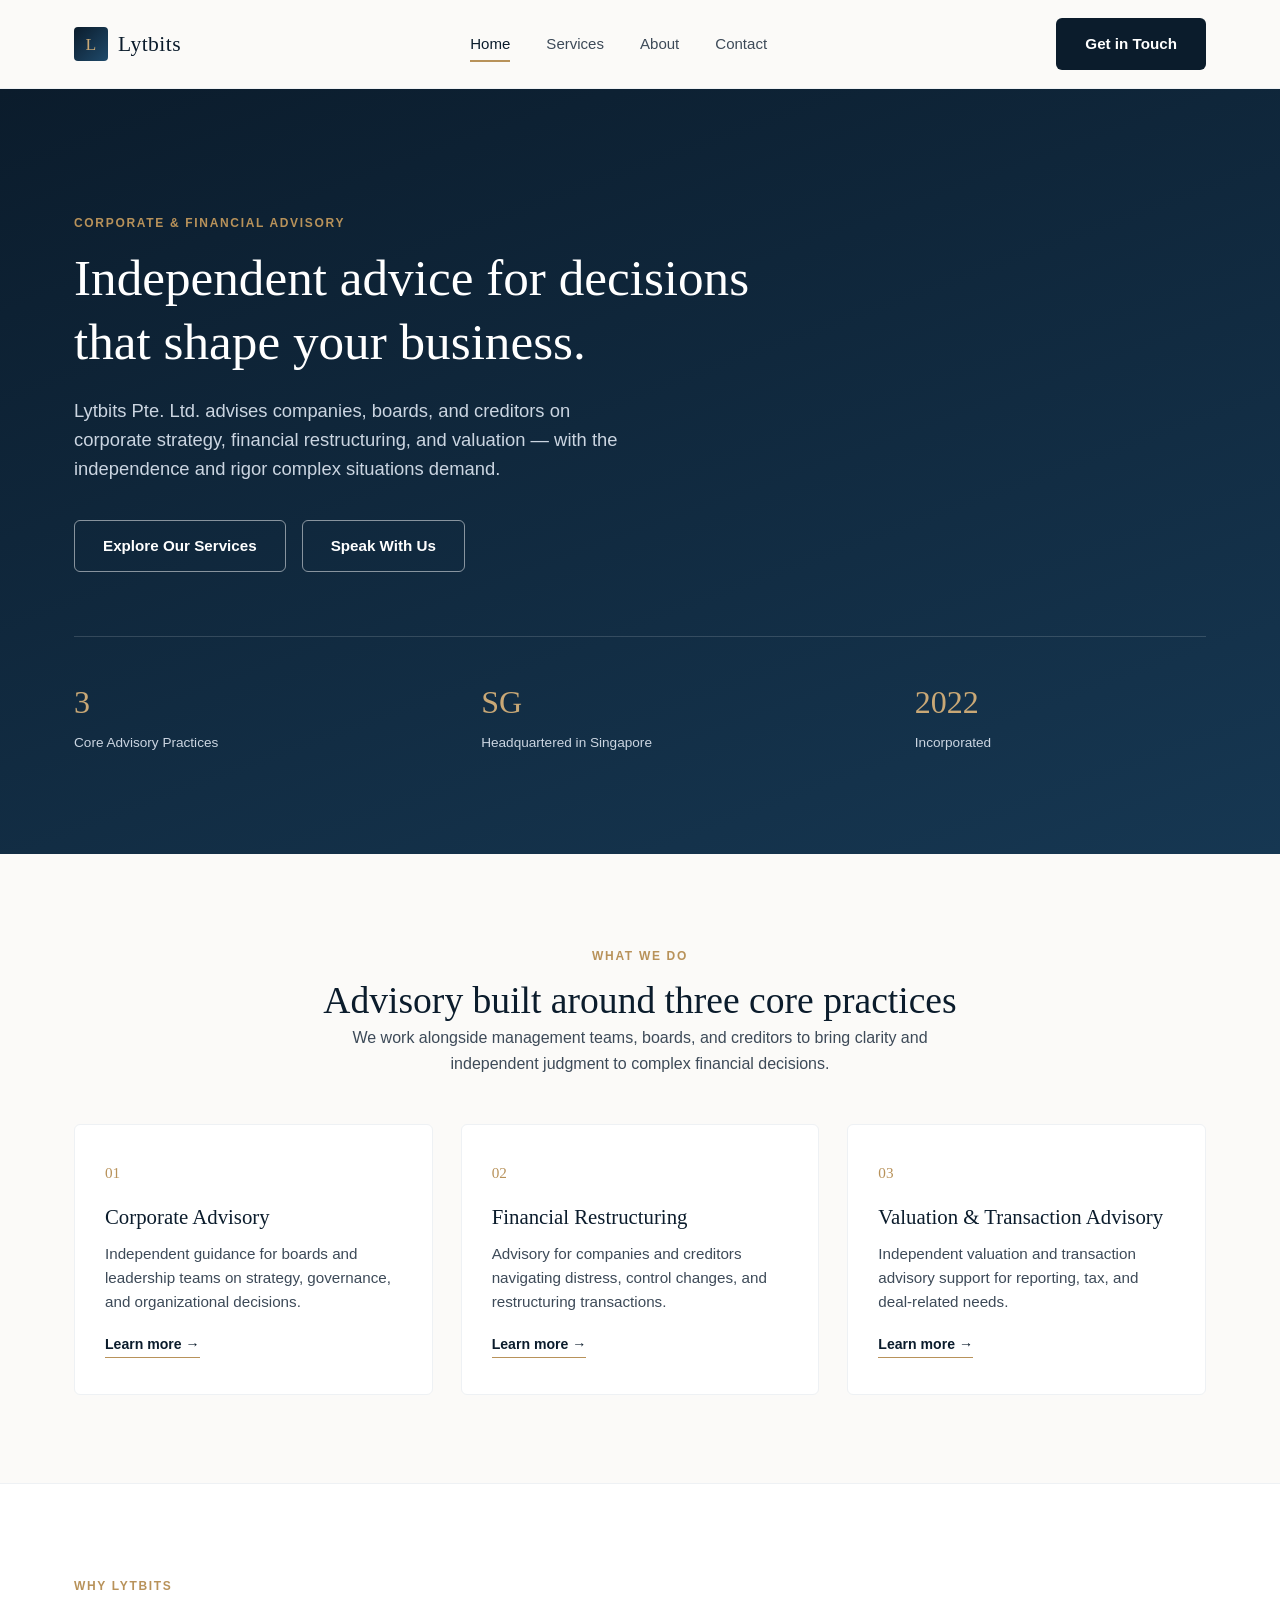
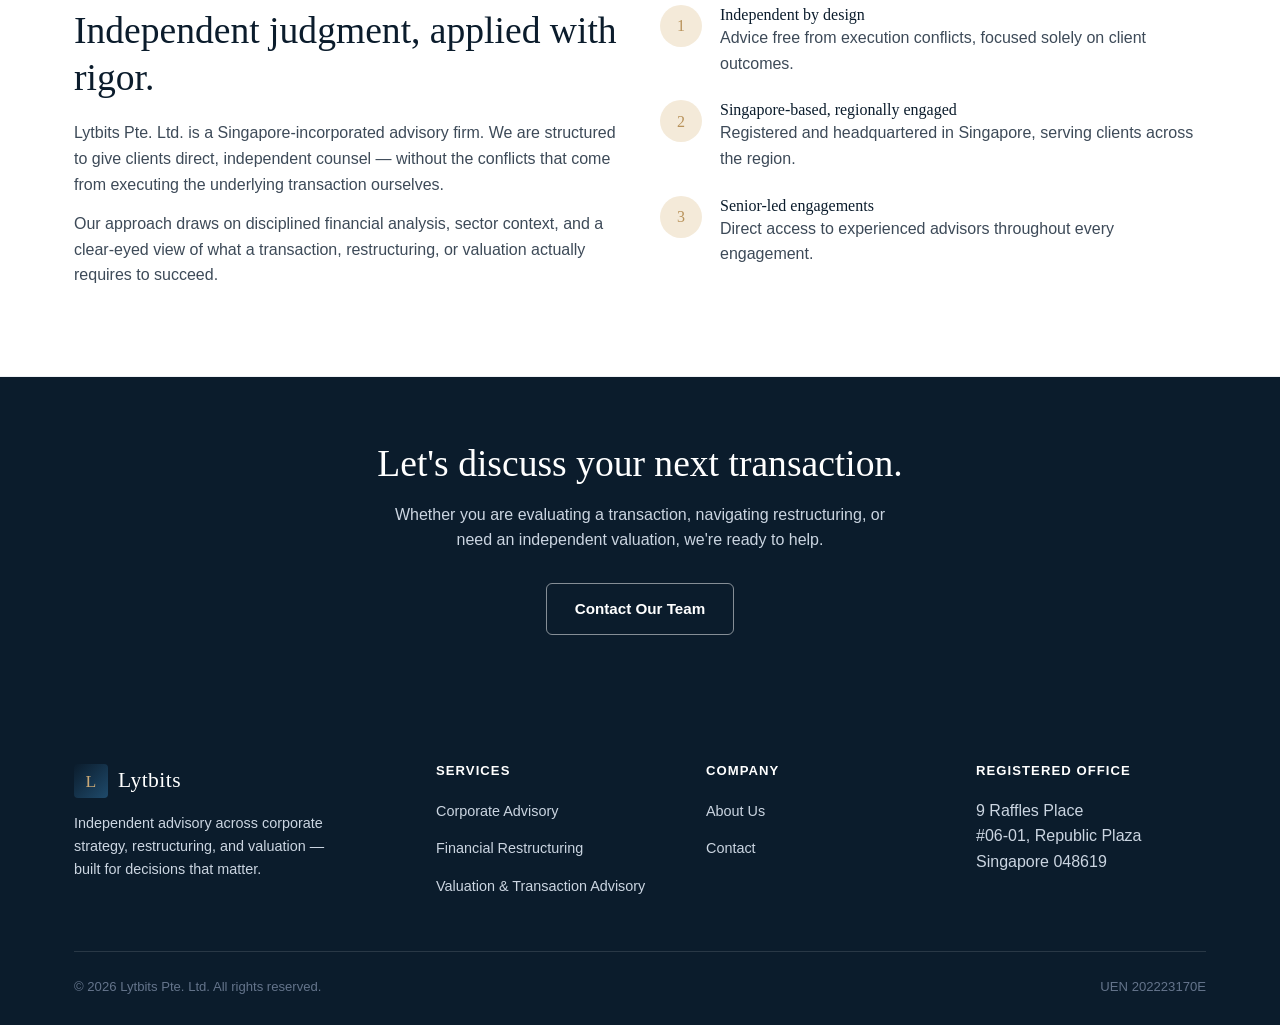
<file: index.html>
<!doctype html>
<html lang="en">
<head>
  <meta charset="UTF-8" />
  <meta name="viewport" content="width=device-width, initial-scale=1.0" />
  <title>Lytbits Pte. Ltd. — Corporate & Financial Advisory</title>
  <meta name="description" content="Lytbits Pte. Ltd. is an independent advisory firm providing corporate advisory, financial restructuring, and valuation advisory services." />
  <link rel="stylesheet" href="css/style.css" />
</head>
<body>

  <header class="site-header">
    <div class="container">
      <nav class="nav">
        <a href="index.html" class="brand"><span class="brand-mark">L</span> Lytbits</a>
        <div class="nav-links">
          <a href="index.html">Home</a>
          <a href="services.html">Services</a>
          <a href="about.html">About</a>
          <a href="contact.html">Contact</a>
        </div>
        <div class="nav-cta">
          <a href="contact.html" class="btn btn-primary">Get in Touch</a>
        </div>
        <button class="nav-toggle" aria-label="Toggle navigation">
          <span></span><span></span><span></span>
        </button>
      </nav>
    </div>
  </header>

  <main>

    <section class="hero">
      <div class="container">
        <div class="hero-content">
          <span class="eyebrow">Corporate &amp; Financial Advisory</span>
          <h1>Independent advice for decisions that shape your business.</h1>
          <p class="lead">Lytbits Pte. Ltd. advises companies, boards, and creditors on corporate strategy, financial restructuring, and valuation — with the independence and rigor complex situations demand.</p>
          <div class="hero-actions">
            <a href="services.html" class="btn btn-outline-light">Explore Our Services</a>
            <a href="contact.html" class="btn btn-outline-light">Speak With Us</a>
          </div>
        </div>
        <div class="hero-stats">
          <div>
            <div class="stat-value">3</div>
            <div class="stat-label">Core Advisory Practices</div>
          </div>
          <div>
            <div class="stat-value">SG</div>
            <div class="stat-label">Headquartered in Singapore</div>
          </div>
          <div>
            <div class="stat-value">2022</div>
            <div class="stat-label">Incorporated</div>
          </div>
        </div>
      </div>
    </section>

    <section class="section">
      <div class="container">
        <div class="section-head center">
          <span class="eyebrow">What We Do</span>
          <h2>Advisory built around three core practices</h2>
          <p>We work alongside management teams, boards, and creditors to bring clarity and independent judgment to complex financial decisions.</p>
        </div>
        <div class="grid-3">
          <div class="card">
            <div class="card-index">01</div>
            <h3>Corporate Advisory</h3>
            <p>Independent guidance for boards and leadership teams on strategy, governance, and organizational decisions.</p>
            <a href="services.html#corporate-advisory" class="card-link">Learn more &rarr;</a>
          </div>
          <div class="card">
            <div class="card-index">02</div>
            <h3>Financial Restructuring</h3>
            <p>Advisory for companies and creditors navigating distress, control changes, and restructuring transactions.</p>
            <a href="services.html#restructuring" class="card-link">Learn more &rarr;</a>
          </div>
          <div class="card">
            <div class="card-index">03</div>
            <h3>Valuation &amp; Transaction Advisory</h3>
            <p>Independent valuation and transaction advisory support for reporting, tax, and deal-related needs.</p>
            <a href="services.html#valuation" class="card-link">Learn more &rarr;</a>
          </div>
        </div>
      </div>
    </section>

    <section class="section section--alt">
      <div class="container grid-2">
        <div>
          <span class="eyebrow">Why Lytbits</span>
          <h2>Independent judgment, applied with rigor.</h2>
          <p style="margin-top: 18px;">Lytbits Pte. Ltd. is a Singapore-incorporated advisory firm. We are structured to give clients direct, independent counsel — without the conflicts that come from executing the underlying transaction ourselves.</p>
          <p style="margin-top: 14px;">Our approach draws on disciplined financial analysis, sector context, and a clear-eyed view of what a transaction, restructuring, or valuation actually requires to succeed.</p>
        </div>
        <div class="value-list">
          <div class="value-item">
            <div class="value-icon">1</div>
            <div>
              <h4>Independent by design</h4>
              <p>Advice free from execution conflicts, focused solely on client outcomes.</p>
            </div>
          </div>
          <div class="value-item">
            <div class="value-icon">2</div>
            <div>
              <h4>Singapore-based, regionally engaged</h4>
              <p>Registered and headquartered in Singapore, serving clients across the region.</p>
            </div>
          </div>
          <div class="value-item">
            <div class="value-icon">3</div>
            <div>
              <h4>Senior-led engagements</h4>
              <p>Direct access to experienced advisors throughout every engagement.</p>
            </div>
          </div>
        </div>
      </div>
    </section>

    <section class="cta-band">
      <div class="container">
        <h2>Let's discuss your next transaction.</h2>
        <p>Whether you are evaluating a transaction, navigating restructuring, or need an independent valuation, we're ready to help.</p>
        <a href="contact.html" class="btn btn-outline-light">Contact Our Team</a>
      </div>
    </section>

  </main>

  <footer class="site-footer">
    <div class="container">
      <div class="footer-grid">
        <div class="footer-brand">
          <div class="brand"><span class="brand-mark">L</span> Lytbits</div>
          <p>Independent advisory across corporate strategy, restructuring, and valuation — built for decisions that matter.</p>
        </div>
        <div class="footer-col">
          <h4>Services</h4>
          <ul>
            <li><a href="services.html#corporate-advisory">Corporate Advisory</a></li>
            <li><a href="services.html#restructuring">Financial Restructuring</a></li>
            <li><a href="services.html#valuation">Valuation &amp; Transaction Advisory</a></li>
          </ul>
        </div>
        <div class="footer-col">
          <h4>Company</h4>
          <ul>
            <li><a href="about.html">About Us</a></li>
            <li><a href="contact.html">Contact</a></li>
          </ul>
        </div>
        <div class="footer-col">
          <h4>Registered Office</h4>
          <ul>
            <li>9 Raffles Place<br />#06-01, Republic Plaza<br />Singapore 048619</li>
          </ul>
        </div>
      </div>
      <div class="footer-bottom">
        <span>&copy; <span id="current-year"></span> Lytbits Pte. Ltd. All rights reserved.</span>
        <span>UEN 202223170E</span>
      </div>
    </div>
  </footer>

  <script src="js/main.js"></script>
</body>
</html>
</file>
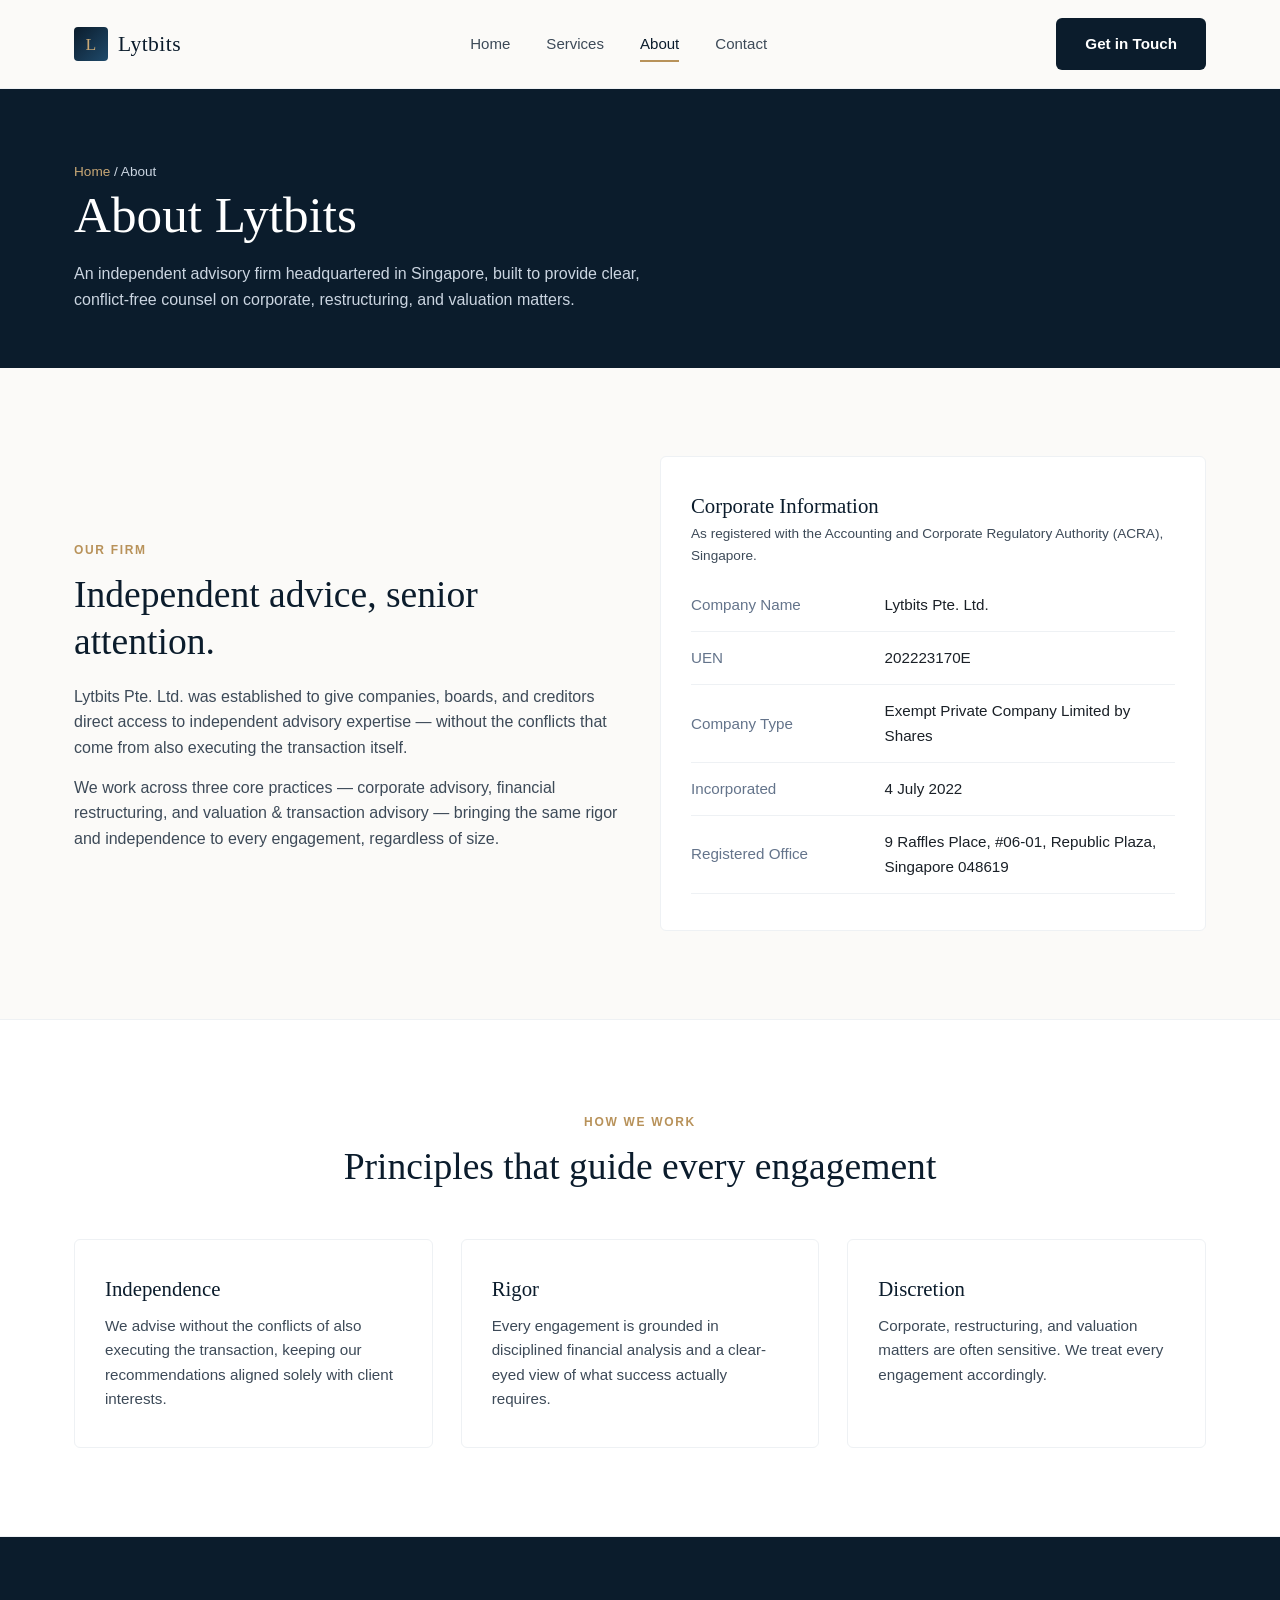
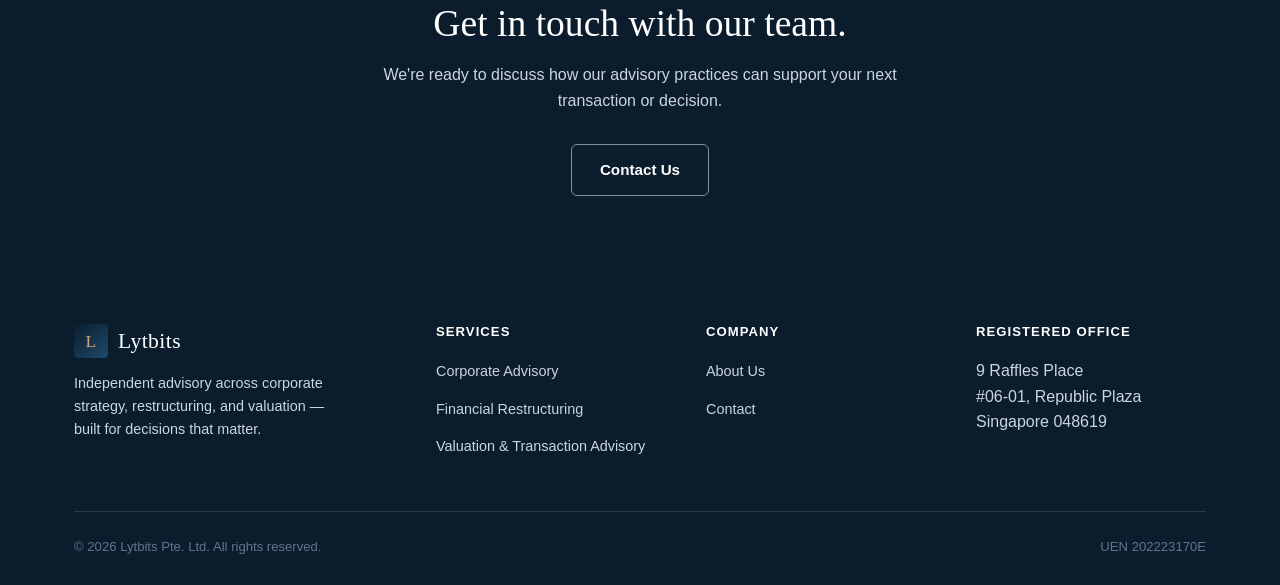
<file: about.html>
<!doctype html>
<html lang="en">
<head>
  <meta charset="UTF-8" />
  <meta name="viewport" content="width=device-width, initial-scale=1.0" />
  <title>About Us — Lytbits Pte. Ltd.</title>
  <meta name="description" content="Lytbits Pte. Ltd. is a Singapore-incorporated independent advisory firm. Learn about our company and registration details." />
  <link rel="stylesheet" href="css/style.css" />
</head>
<body>

  <header class="site-header">
    <div class="container">
      <nav class="nav">
        <a href="index.html" class="brand"><span class="brand-mark">L</span> Lytbits</a>
        <div class="nav-links">
          <a href="index.html">Home</a>
          <a href="services.html">Services</a>
          <a href="about.html">About</a>
          <a href="contact.html">Contact</a>
        </div>
        <div class="nav-cta">
          <a href="contact.html" class="btn btn-primary">Get in Touch</a>
        </div>
        <button class="nav-toggle" aria-label="Toggle navigation">
          <span></span><span></span><span></span>
        </button>
      </nav>
    </div>
  </header>

  <main>

    <section class="page-header">
      <div class="container">
        <div class="breadcrumb"><a href="index.html">Home</a> / About</div>
        <h1>About Lytbits</h1>
        <p>An independent advisory firm headquartered in Singapore, built to provide clear, conflict-free counsel on corporate, restructuring, and valuation matters.</p>
      </div>
    </section>

    <section class="section">
      <div class="container grid-2">
        <div>
          <span class="eyebrow">Our Firm</span>
          <h2>Independent advice, senior attention.</h2>
          <p style="margin-top: 18px;">Lytbits Pte. Ltd. was established to give companies, boards, and creditors direct access to independent advisory expertise — without the conflicts that come from also executing the transaction itself.</p>
          <p style="margin-top: 14px;">We work across three core practices — corporate advisory, financial restructuring, and valuation &amp; transaction advisory — bringing the same rigor and independence to every engagement, regardless of size.</p>
        </div>
        <div class="card">
          <h3 style="margin-bottom: 4px;">Corporate Information</h3>
          <p style="font-size: 0.85rem; margin-bottom: 8px;">As registered with the Accounting and Corporate Regulatory Authority (ACRA), Singapore.</p>
          <table class="info-table">
            <tr>
              <td>Company Name</td>
              <td>Lytbits Pte. Ltd.</td>
            </tr>
            <tr>
              <td>UEN</td>
              <td>202223170E</td>
            </tr>
            <tr>
              <td>Company Type</td>
              <td>Exempt Private Company Limited by Shares</td>
            </tr>
            <tr>
              <td>Incorporated</td>
              <td>4 July 2022</td>
            </tr>
            <tr>
              <td>Registered Office</td>
              <td>9 Raffles Place, #06-01, Republic Plaza, Singapore 048619</td>
            </tr>
          </table>
        </div>
      </div>
    </section>

    <section class="section section--alt">
      <div class="container">
        <div class="section-head center">
          <span class="eyebrow">How We Work</span>
          <h2>Principles that guide every engagement</h2>
        </div>
        <div class="grid-3">
          <div class="card">
            <h3>Independence</h3>
            <p>We advise without the conflicts of also executing the transaction, keeping our recommendations aligned solely with client interests.</p>
          </div>
          <div class="card">
            <h3>Rigor</h3>
            <p>Every engagement is grounded in disciplined financial analysis and a clear-eyed view of what success actually requires.</p>
          </div>
          <div class="card">
            <h3>Discretion</h3>
            <p>Corporate, restructuring, and valuation matters are often sensitive. We treat every engagement accordingly.</p>
          </div>
        </div>
      </div>
    </section>

    <section class="cta-band">
      <div class="container">
        <h2>Get in touch with our team.</h2>
        <p>We're ready to discuss how our advisory practices can support your next transaction or decision.</p>
        <a href="contact.html" class="btn btn-outline-light">Contact Us</a>
      </div>
    </section>

  </main>

  <footer class="site-footer">
    <div class="container">
      <div class="footer-grid">
        <div class="footer-brand">
          <div class="brand"><span class="brand-mark">L</span> Lytbits</div>
          <p>Independent advisory across corporate strategy, restructuring, and valuation — built for decisions that matter.</p>
        </div>
        <div class="footer-col">
          <h4>Services</h4>
          <ul>
            <li><a href="services.html#corporate-advisory">Corporate Advisory</a></li>
            <li><a href="services.html#restructuring">Financial Restructuring</a></li>
            <li><a href="services.html#valuation">Valuation &amp; Transaction Advisory</a></li>
          </ul>
        </div>
        <div class="footer-col">
          <h4>Company</h4>
          <ul>
            <li><a href="about.html">About Us</a></li>
            <li><a href="contact.html">Contact</a></li>
          </ul>
        </div>
        <div class="footer-col">
          <h4>Registered Office</h4>
          <ul>
            <li>9 Raffles Place<br />#06-01, Republic Plaza<br />Singapore 048619</li>
          </ul>
        </div>
      </div>
      <div class="footer-bottom">
        <span>&copy; <span id="current-year"></span> Lytbits Pte. Ltd. All rights reserved.</span>
        <span>UEN 202223170E</span>
      </div>
    </div>
  </footer>

  <script src="js/main.js"></script>
</body>
</html>
</file>
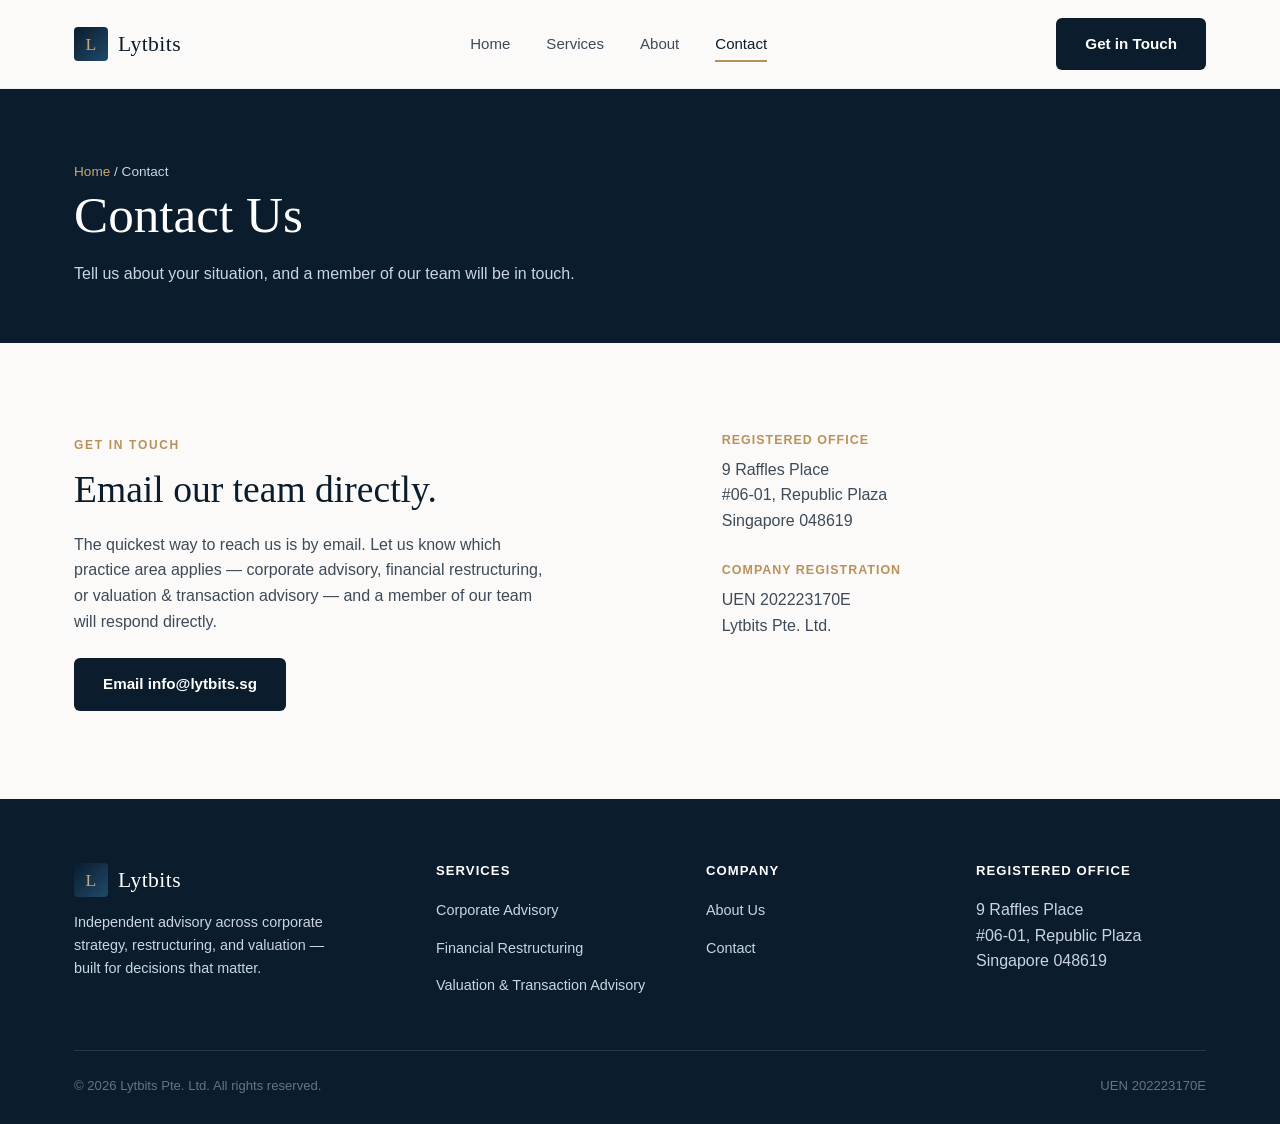
<file: contact.html>
<!doctype html>
<html lang="en">
<head>
<meta charset="UTF-8" />
<meta name="viewport" content="width=device-width, initial-scale=1.0" />
<title>Contact — Lytbits Pte. Ltd.</title>
<meta name="description" content="Get in touch with Lytbits Pte. Ltd. for corporate advisory, restructuring, or valuation advisory." />
<link rel="stylesheet" href="css/style.css" />
</head>
<body>

<header class="site-header">
<div class="container">
<nav class="nav">
<a href="index.html" class="brand"><span class="brand-mark">L</span> Lytbits</a>
<div class="nav-links">
<a href="index.html">Home</a>
<a href="services.html">Services</a>
<a href="about.html">About</a>
<a href="contact.html">Contact</a>
</div>
<div class="nav-cta">
<a href="contact.html" class="btn btn-primary">Get in Touch</a>
</div>
<button class="nav-toggle" aria-label="Toggle navigation">
<span></span><span></span><span></span>
</button>
</nav>
</div>
</header>

<main>

<section class="page-header">
<div class="container">
<div class="breadcrumb"><a href="index.html">Home</a> / Contact</div>
<h1>Contact Us</h1>
<p>Tell us about your situation, and a member of our team will be in touch.</p>
</div>
</section>

<section class="section">
<div class="container contact-grid">
<div>
<span class="eyebrow">Get In Touch</span>
<h2>Email our team directly.</h2>
<p style="margin-top: 18px; max-width: 480px;">The quickest way to reach us is by email. Let us know which practice area applies — corporate advisory, financial restructuring, or valuation &amp; transaction advisory — and a member of our team will respond directly.</p>
<a href="#" id="email-cta" class="btn btn-primary" style="margin-top: 24px; display: inline-block;">Email Us</a>
</div>

<div>
<div class="contact-info-item">
<span class="label">Registered Office</span>
<p>9 Raffles Place<br />#06-01, Republic Plaza<br />Singapore 048619</p>
</div>
<div class="contact-info-item">
<span class="label">Company Registration</span>
<p>UEN 202223170E<br />Lytbits Pte. Ltd.</p>
</div>
</div>
</div>
</section>

</main>

<footer class="site-footer">
<div class="container">
<div class="footer-grid">
<div class="footer-brand">
<div class="brand"><span class="brand-mark">L</span> Lytbits</div>
<p>Independent advisory across corporate strategy, restructuring, and valuation — built for decisions that matter.</p>
</div>
<div class="footer-col">
<h4>Services</h4>
<ul>
<li><a href="services.html#corporate-advisory">Corporate Advisory</a></li>
<li><a href="services.html#restructuring">Financial Restructuring</a></li>
<li><a href="services.html#valuation">Valuation &amp; Transaction Advisory</a></li>
</ul>
</div>
<div class="footer-col">
<h4>Company</h4>
<ul>
<li><a href="about.html">About Us</a></li>
<li><a href="contact.html">Contact</a></li>
</ul>
</div>
<div class="footer-col">
<h4>Registered Office</h4>
<ul>
<li>9 Raffles Place<br />#06-01, Republic Plaza<br />Singapore 048619</li>
</ul>
</div>
</div>
<div class="footer-bottom">
<span>&copy; <span id="current-year"></span> Lytbits Pte. Ltd. All rights reserved.</span>
<span>UEN 202223170E</span>
</div>
</div>
</footer>

<script src="js/main.js"></script>
</body>
</html>
</file>
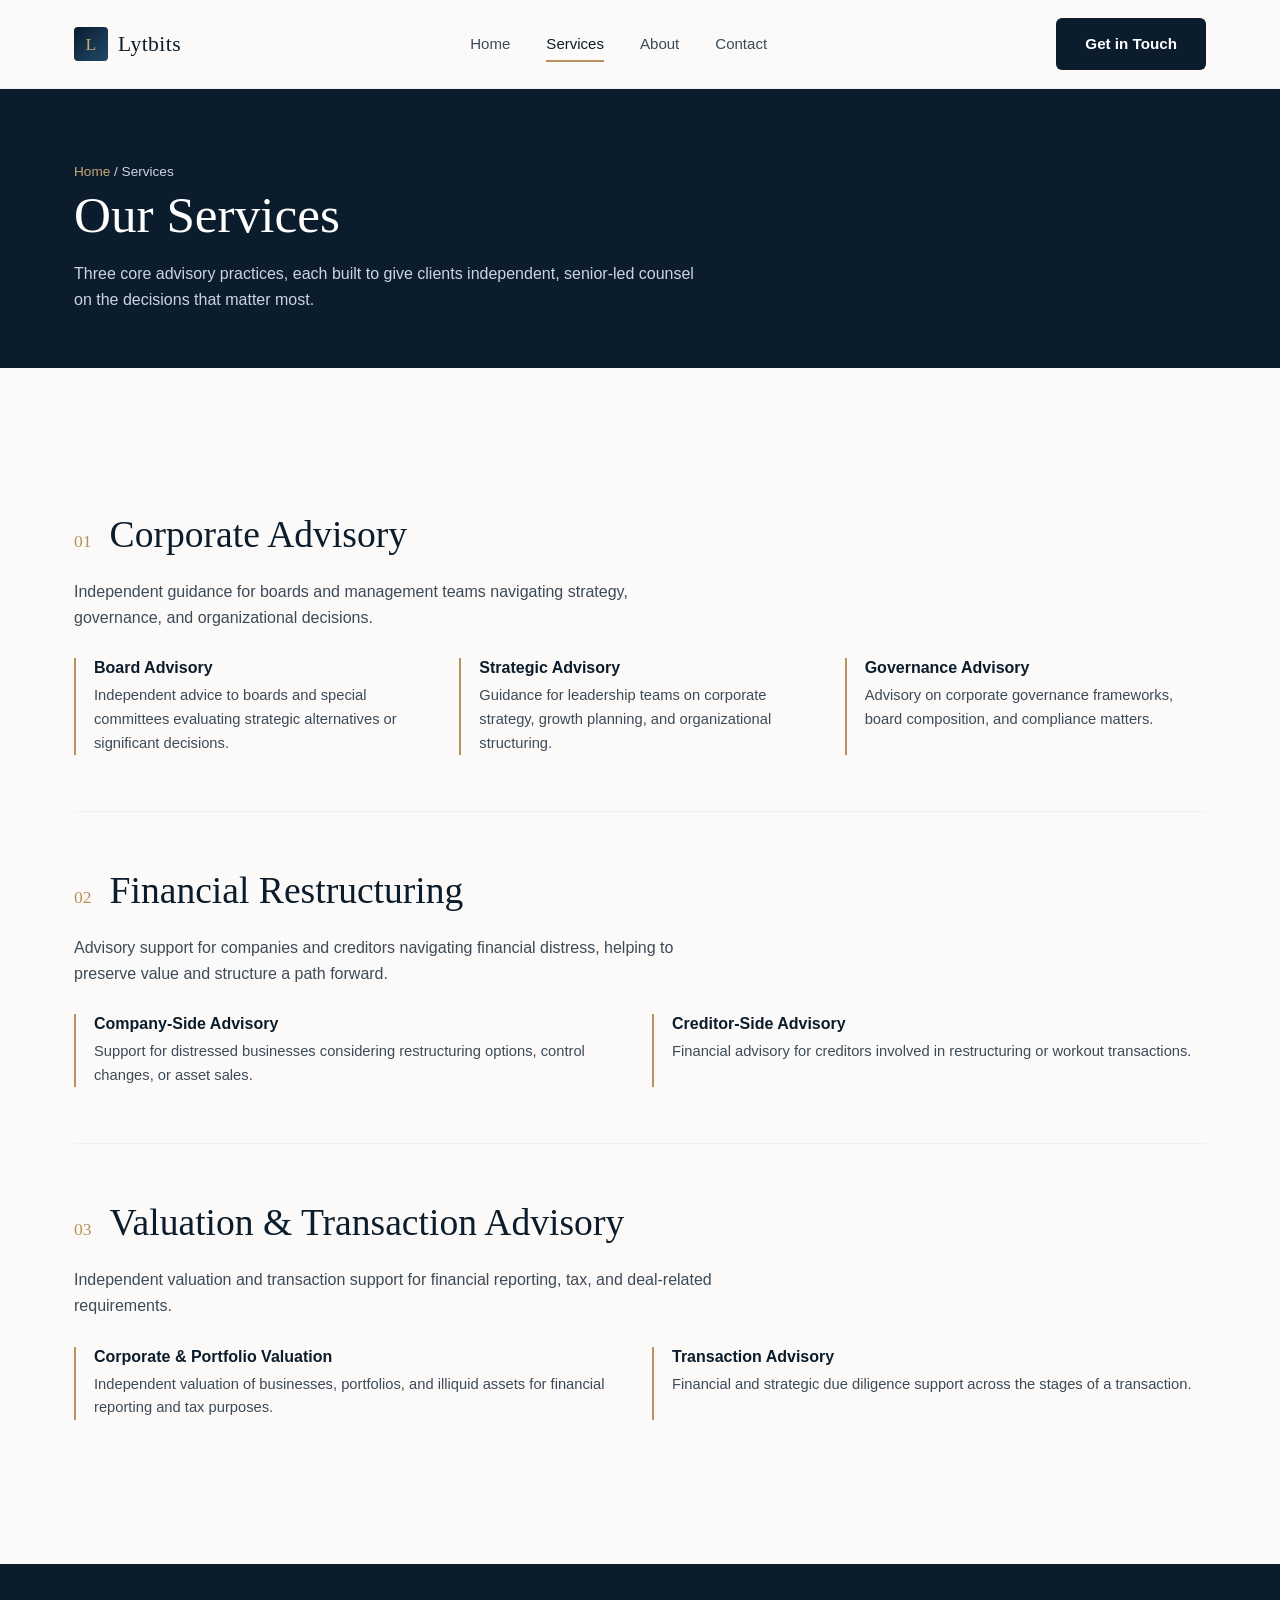
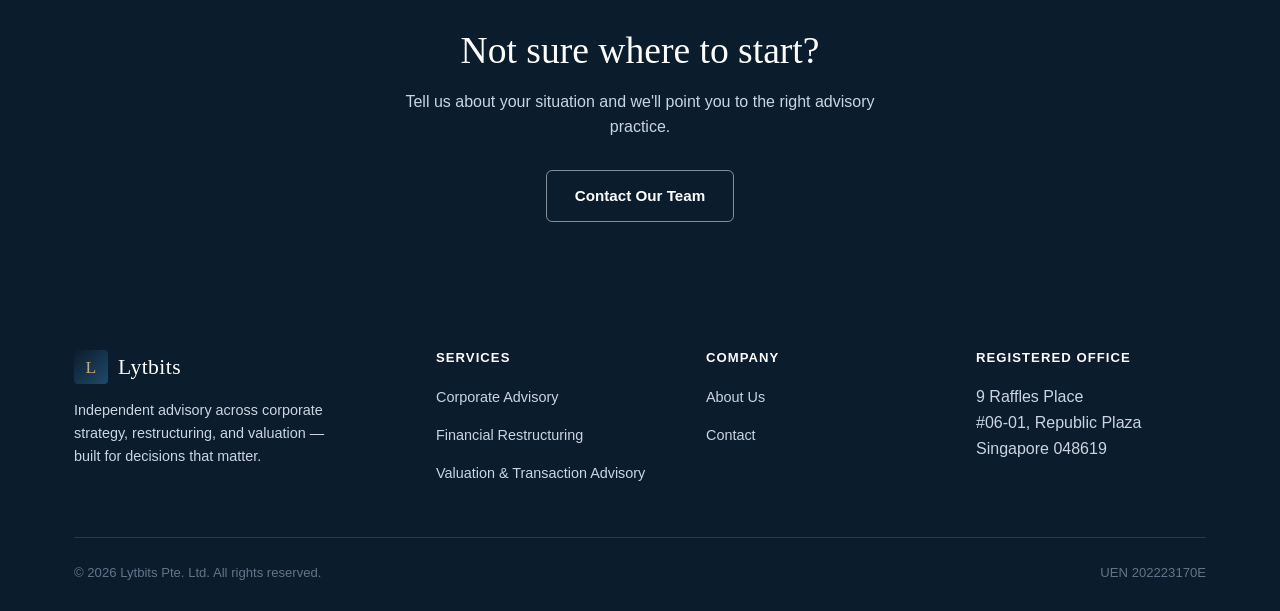
<file: services.html>
<!doctype html>
<html lang="en">
<head>
  <meta charset="UTF-8" />
  <meta name="viewport" content="width=device-width, initial-scale=1.0" />
  <title>Services — Lytbits Pte. Ltd.</title>
  <meta name="description" content="Corporate advisory, financial restructuring, and valuation & transaction advisory services from Lytbits Pte. Ltd." />
  <link rel="stylesheet" href="css/style.css" />
</head>
<body>

  <header class="site-header">
    <div class="container">
      <nav class="nav">
        <a href="index.html" class="brand"><span class="brand-mark">L</span> Lytbits</a>
        <div class="nav-links">
          <a href="index.html">Home</a>
          <a href="services.html">Services</a>
          <a href="about.html">About</a>
          <a href="contact.html">Contact</a>
        </div>
        <div class="nav-cta">
          <a href="contact.html" class="btn btn-primary">Get in Touch</a>
        </div>
        <button class="nav-toggle" aria-label="Toggle navigation">
          <span></span><span></span><span></span>
        </button>
      </nav>
    </div>
  </header>

  <main>

    <section class="page-header">
      <div class="container">
        <div class="breadcrumb"><a href="index.html">Home</a> / Services</div>
        <h1>Our Services</h1>
        <p>Three core advisory practices, each built to give clients independent, senior-led counsel on the decisions that matter most.</p>
      </div>
    </section>

    <section class="section">
      <div class="container">

        <div class="service-block" id="corporate-advisory">
          <div class="service-block-head">
            <span class="service-number">01</span>
            <h2>Corporate Advisory</h2>
          </div>
          <p style="max-width: 640px;">Independent guidance for boards and management teams navigating strategy, governance, and organizational decisions.</p>
          <div class="sub-services">
            <div class="sub-service">
              <h4>Board Advisory</h4>
              <p>Independent advice to boards and special committees evaluating strategic alternatives or significant decisions.</p>
            </div>
            <div class="sub-service">
              <h4>Strategic Advisory</h4>
              <p>Guidance for leadership teams on corporate strategy, growth planning, and organizational structuring.</p>
            </div>
            <div class="sub-service">
              <h4>Governance Advisory</h4>
              <p>Advisory on corporate governance frameworks, board composition, and compliance matters.</p>
            </div>
          </div>
        </div>

        <div class="service-block" id="restructuring">
          <div class="service-block-head">
            <span class="service-number">02</span>
            <h2>Financial Restructuring</h2>
          </div>
          <p style="max-width: 640px;">Advisory support for companies and creditors navigating financial distress, helping to preserve value and structure a path forward.</p>
          <div class="sub-services">
            <div class="sub-service">
              <h4>Company-Side Advisory</h4>
              <p>Support for distressed businesses considering restructuring options, control changes, or asset sales.</p>
            </div>
            <div class="sub-service">
              <h4>Creditor-Side Advisory</h4>
              <p>Financial advisory for creditors involved in restructuring or workout transactions.</p>
            </div>
          </div>
        </div>

        <div class="service-block" id="valuation">
          <div class="service-block-head">
            <span class="service-number">03</span>
            <h2>Valuation &amp; Transaction Advisory</h2>
          </div>
          <p style="max-width: 640px;">Independent valuation and transaction support for financial reporting, tax, and deal-related requirements.</p>
          <div class="sub-services">
            <div class="sub-service">
              <h4>Corporate &amp; Portfolio Valuation</h4>
              <p>Independent valuation of businesses, portfolios, and illiquid assets for financial reporting and tax purposes.</p>
            </div>
            <div class="sub-service">
              <h4>Transaction Advisory</h4>
              <p>Financial and strategic due diligence support across the stages of a transaction.</p>
            </div>
          </div>
        </div>

      </div>
    </section>

    <section class="cta-band">
      <div class="container">
        <h2>Not sure where to start?</h2>
        <p>Tell us about your situation and we'll point you to the right advisory practice.</p>
        <a href="contact.html" class="btn btn-outline-light">Contact Our Team</a>
      </div>
    </section>

  </main>

  <footer class="site-footer">
    <div class="container">
      <div class="footer-grid">
        <div class="footer-brand">
          <div class="brand"><span class="brand-mark">L</span> Lytbits</div>
          <p>Independent advisory across corporate strategy, restructuring, and valuation — built for decisions that matter.</p>
        </div>
        <div class="footer-col">
          <h4>Services</h4>
          <ul>
            <li><a href="services.html#corporate-advisory">Corporate Advisory</a></li>
            <li><a href="services.html#restructuring">Financial Restructuring</a></li>
            <li><a href="services.html#valuation">Valuation &amp; Transaction Advisory</a></li>
          </ul>
        </div>
        <div class="footer-col">
          <h4>Company</h4>
          <ul>
            <li><a href="about.html">About Us</a></li>
            <li><a href="contact.html">Contact</a></li>
          </ul>
        </div>
        <div class="footer-col">
          <h4>Registered Office</h4>
          <ul>
            <li>9 Raffles Place<br />#06-01, Republic Plaza<br />Singapore 048619</li>
          </ul>
        </div>
      </div>
      <div class="footer-bottom">
        <span>&copy; <span id="current-year"></span> Lytbits Pte. Ltd. All rights reserved.</span>
        <span>UEN 202223170E</span>
      </div>
    </div>
  </footer>

  <script src="js/main.js"></script>
</body>
</html>
</file>
<file: css/style.css>
/* ============================================
   LYTBITS PTE. LTD. — Design System
   ============================================ */

:root {
  --color-navy-900: #0b1c2c;
  --color-navy-800: #10283f;
  --color-navy-700: #163752;
  --color-navy-600: #1f4a6b;
  --color-gold-500: #b8925a;
  --color-gold-400: #c9a876;
  --color-gold-100: #f4ead9;
  --color-ink: #1a2027;
  --color-slate-700: #3d4a58;
  --color-slate-500: #64748b;
  --color-slate-300: #cbd5e1;
  --color-slate-100: #eef1f4;
  --color-white: #ffffff;
  --color-bg: #fbfaf8;

  --font-serif: "Georgia", "Iowan Old Style", "Palatino Linotype", serif;
  --font-sans: -apple-system, BlinkMacSystemFont, "Segoe UI", Roboto, Helvetica, Arial, sans-serif;

  --max-width: 1180px;
  --radius: 6px;
  --shadow-sm: 0 1px 3px rgba(11, 28, 44, 0.08);
  --shadow-md: 0 8px 24px rgba(11, 28, 44, 0.10);
  --transition: 200ms ease;
}

* {
  box-sizing: border-box;
  margin: 0;
  padding: 0;
}

html {
  scroll-behavior: smooth;
}

body {
  font-family: var(--font-sans);
  color: var(--color-ink);
  background: var(--color-bg);
  line-height: 1.6;
  -webkit-font-smoothing: antialiased;
}

img {
  max-width: 100%;
  display: block;
}

a {
  color: inherit;
  text-decoration: none;
}

ul {
  list-style: none;
}

.container {
  max-width: var(--max-width);
  margin: 0 auto;
  padding: 0 24px;
}

h1, h2, h3, h4 {
  font-family: var(--font-serif);
  font-weight: 400;
  line-height: 1.25;
  color: var(--color-navy-900);
}

h1 { font-size: clamp(2.25rem, 4vw, 3.25rem); }
h2 { font-size: clamp(1.75rem, 3vw, 2.35rem); }
h3 { font-size: 1.3rem; }

p { color: var(--color-slate-700); }

.eyebrow {
  display: inline-block;
  font-size: 0.75rem;
  font-weight: 600;
  letter-spacing: 0.14em;
  text-transform: uppercase;
  color: var(--color-gold-500);
  margin-bottom: 12px;
}

.section {
  padding: 88px 0;
}

.section--tight {
  padding: 56px 0;
}

.section--alt {
  background: var(--color-white);
  border-top: 1px solid var(--color-slate-100);
  border-bottom: 1px solid var(--color-slate-100);
}

.section-head {
  max-width: 640px;
  margin-bottom: 48px;
}

.section-head.center {
  margin-left: auto;
  margin-right: auto;
  text-align: center;
}

/* ---------- Buttons ---------- */

.btn {
  display: inline-flex;
  align-items: center;
  gap: 8px;
  padding: 13px 28px;
  border-radius: var(--radius);
  font-size: 0.95rem;
  font-weight: 600;
  border: 1px solid transparent;
  cursor: pointer;
  transition: background var(--transition), color var(--transition), border-color var(--transition);
}

.btn-primary {
  background: var(--color-navy-900);
  color: var(--color-white);
}

.btn-primary:hover {
  background: var(--color-navy-700);
}

.btn-outline {
  background: transparent;
  border-color: var(--color-navy-900);
  color: var(--color-navy-900);
}

.btn-outline:hover {
  background: var(--color-navy-900);
  color: var(--color-white);
}

.btn-outline-light {
  background: transparent;
  border-color: rgba(255, 255, 255, 0.5);
  color: var(--color-white);
}

.btn-outline-light:hover {
  background: var(--color-white);
  color: var(--color-navy-900);
}

/* ---------- Header / Nav ---------- */

.site-header {
  position: sticky;
  top: 0;
  z-index: 100;
  background: rgba(251, 250, 248, 0.92);
  backdrop-filter: saturate(180%) blur(10px);
  border-bottom: 1px solid var(--color-slate-100);
}

.nav {
  display: flex;
  align-items: center;
  justify-content: space-between;
  padding: 18px 0;
}

.brand {
  display: flex;
  align-items: center;
  gap: 10px;
  font-family: var(--font-serif);
  font-size: 1.35rem;
  color: var(--color-navy-900);
  letter-spacing: 0.02em;
}

.brand-mark {
  width: 34px;
  height: 34px;
  border-radius: 4px;
  background: linear-gradient(135deg, var(--color-navy-900), var(--color-navy-600));
  display: flex;
  align-items: center;
  justify-content: center;
  color: var(--color-gold-400);
  font-family: var(--font-serif);
  font-size: 1.1rem;
}

.nav-links {
  display: flex;
  align-items: center;
  gap: 36px;
}

.nav-links a {
  font-size: 0.94rem;
  font-weight: 500;
  color: var(--color-slate-700);
  transition: color var(--transition);
  position: relative;
}

.nav-links a:hover,
.nav-links a.active {
  color: var(--color-navy-900);
}

.nav-links a.active::after {
  content: "";
  position: absolute;
  left: 0;
  right: 0;
  bottom: -6px;
  height: 2px;
  background: var(--color-gold-500);
}

.nav-cta {
  display: flex;
  align-items: center;
  gap: 20px;
}

.nav-toggle {
  display: none;
  flex-direction: column;
  gap: 5px;
  background: none;
  border: none;
  cursor: pointer;
  padding: 6px;
}

.nav-toggle span {
  width: 24px;
  height: 2px;
  background: var(--color-navy-900);
}

/* ---------- Hero ---------- */

.hero {
  background: linear-gradient(160deg, var(--color-navy-900) 0%, var(--color-navy-700) 100%);
  color: var(--color-white);
  padding: 120px 0 100px;
}

.hero h1,
.hero p {
  color: var(--color-white);
}

.hero-content {
  max-width: 680px;
}

.hero p.lead {
  font-size: 1.15rem;
  color: var(--color-slate-300);
  margin: 22px 0 36px;
  max-width: 560px;
}

.hero-actions {
  display: flex;
  gap: 16px;
  flex-wrap: wrap;
}

.hero-stats {
  display: grid;
  grid-template-columns: repeat(3, auto);
  gap: 48px;
  margin-top: 64px;
  padding-top: 40px;
  border-top: 1px solid rgba(255, 255, 255, 0.15);
}

.hero-stats .stat-value {
  font-family: var(--font-serif);
  font-size: 2rem;
  color: var(--color-gold-400);
}

.hero-stats .stat-label {
  font-size: 0.85rem;
  color: var(--color-slate-300);
  margin-top: 4px;
}

/* ---------- Page header (interior pages) ---------- */

.page-header {
  background: var(--color-navy-900);
  color: var(--color-white);
  padding: 72px 0 56px;
}

.page-header h1,
.page-header p {
  color: var(--color-white);
}

.page-header p {
  color: var(--color-slate-300);
  max-width: 620px;
  margin-top: 14px;
}

.breadcrumb {
  font-size: 0.85rem;
  color: var(--color-slate-300);
}

.breadcrumb a {
  color: var(--color-gold-400);
}

/* ---------- Cards / Grids ---------- */

.grid-3 {
  display: grid;
  grid-template-columns: repeat(3, 1fr);
  gap: 28px;
}

.grid-2 {
  display: grid;
  grid-template-columns: repeat(2, 1fr);
  gap: 40px;
  align-items: center;
}

.card {
  background: var(--color-white);
  border: 1px solid var(--color-slate-100);
  border-radius: var(--radius);
  padding: 36px 30px;
  transition: box-shadow var(--transition), transform var(--transition);
}

.card:hover {
  box-shadow: var(--shadow-md);
  transform: translateY(-3px);
}

.card .card-index {
  font-family: var(--font-serif);
  font-size: 0.95rem;
  color: var(--color-gold-500);
  margin-bottom: 18px;
}

.card h3 {
  margin-bottom: 12px;
}

.card p {
  font-size: 0.95rem;
}

.card a.card-link {
  display: inline-block;
  margin-top: 18px;
  font-size: 0.88rem;
  font-weight: 600;
  color: var(--color-navy-900);
  border-bottom: 1px solid var(--color-gold-500);
  padding-bottom: 2px;
}

/* ---------- Service detail blocks ---------- */

.service-block {
  padding: 56px 0;
  border-bottom: 1px solid var(--color-slate-100);
}

.service-block:last-child {
  border-bottom: none;
}

.service-block-head {
  display: flex;
  align-items: baseline;
  gap: 18px;
  margin-bottom: 20px;
}

.service-number {
  font-family: var(--font-serif);
  font-size: 1.1rem;
  color: var(--color-gold-500);
}

.sub-services {
  display: grid;
  grid-template-columns: repeat(auto-fit, minmax(260px, 1fr));
  gap: 24px;
  margin-top: 28px;
}

.sub-service {
  border-left: 2px solid var(--color-gold-500);
  padding-left: 18px;
}

.sub-service h4 {
  font-family: var(--font-sans);
  font-weight: 600;
  font-size: 1rem;
  color: var(--color-navy-900);
  margin-bottom: 6px;
}

.sub-service p {
  font-size: 0.92rem;
}

/* ---------- About page ---------- */

.info-table {
  width: 100%;
  border-collapse: collapse;
  margin-top: 12px;
}

.info-table tr {
  border-bottom: 1px solid var(--color-slate-100);
}

.info-table td {
  padding: 14px 0;
  font-size: 0.95rem;
}

.info-table td:first-child {
  color: var(--color-slate-500);
  width: 40%;
}

.info-table td:last-child {
  color: var(--color-ink);
  font-weight: 500;
}

.value-list {
  display: grid;
  gap: 24px;
  margin-top: 12px;
}

.value-item {
  display: flex;
  gap: 18px;
}

.value-icon {
  flex-shrink: 0;
  width: 42px;
  height: 42px;
  border-radius: 50%;
  background: var(--color-gold-100);
  color: var(--color-gold-500);
  display: flex;
  align-items: center;
  justify-content: center;
  font-family: var(--font-serif);
}

/* ---------- CTA band ---------- */

.cta-band {
  background: var(--color-navy-900);
  color: var(--color-white);
  padding: 64px 0;
  text-align: center;
}

.cta-band h2,
.cta-band p {
  color: var(--color-white);
}

.cta-band p {
  color: var(--color-slate-300);
  margin: 14px auto 30px;
  max-width: 520px;
}

/* ---------- Contact ---------- */

.contact-grid {
  display: grid;
  grid-template-columns: 1.1fr 0.9fr;
  gap: 56px;
}

.contact-info-item {
  margin-bottom: 28px;
}

.contact-info-item .label {
  font-size: 0.78rem;
  font-weight: 600;
  letter-spacing: 0.08em;
  text-transform: uppercase;
  color: var(--color-gold-500);
  margin-bottom: 6px;
  display: block;
}

.form-group {
  margin-bottom: 20px;
}

.form-group label {
  display: block;
  font-size: 0.85rem;
  font-weight: 600;
  color: var(--color-navy-900);
  margin-bottom: 6px;
}

.form-group input,
.form-group textarea,
.form-group select {
  width: 100%;
  padding: 12px 14px;
  border: 1px solid var(--color-slate-300);
  border-radius: var(--radius);
  font-family: var(--font-sans);
  font-size: 0.95rem;
  background: var(--color-white);
  transition: border-color var(--transition);
}

.form-group input:focus,
.form-group textarea:focus,
.form-group select:focus {
  outline: none;
  border-color: var(--color-navy-600);
}

.form-note {
  font-size: 0.82rem;
  color: var(--color-slate-500);
  margin-top: 14px;
}

.form-success {
  display: none;
  background: var(--color-gold-100);
  border: 1px solid var(--color-gold-400);
  border-radius: var(--radius);
  padding: 16px 18px;
  font-size: 0.92rem;
  color: var(--color-navy-900);
  margin-bottom: 20px;
}

/* ---------- Footer ---------- */

.site-footer {
  background: var(--color-navy-900);
  color: var(--color-slate-300);
  padding: 64px 0 28px;
}

.footer-grid {
  display: grid;
  grid-template-columns: 1.4fr 1fr 1fr 1fr;
  gap: 40px;
  padding-bottom: 40px;
  border-bottom: 1px solid rgba(255, 255, 255, 0.12);
}

.footer-brand .brand {
  color: var(--color-white);
  margin-bottom: 14px;
}

.footer-brand p {
  color: var(--color-slate-300);
  font-size: 0.9rem;
  max-width: 280px;
}

.footer-col h4 {
  font-family: var(--font-sans);
  font-size: 0.82rem;
  font-weight: 600;
  letter-spacing: 0.08em;
  text-transform: uppercase;
  color: var(--color-white);
  margin-bottom: 18px;
}

.footer-col ul li {
  margin-bottom: 12px;
}

.footer-col a {
  font-size: 0.9rem;
  color: var(--color-slate-300);
  transition: color var(--transition);
}

.footer-col a:hover {
  color: var(--color-gold-400);
}

.footer-bottom {
  display: flex;
  justify-content: space-between;
  align-items: center;
  padding-top: 24px;
  font-size: 0.82rem;
  color: var(--color-slate-500);
  flex-wrap: wrap;
  gap: 12px;
}

/* ---------- Responsive ---------- */

@media (max-width: 900px) {
  .grid-3 { grid-template-columns: 1fr; }
  .grid-2 { grid-template-columns: 1fr; }
  .contact-grid { grid-template-columns: 1fr; }
  .footer-grid { grid-template-columns: 1fr 1fr; }
  .hero-stats { grid-template-columns: repeat(3, auto); gap: 28px; }
}

@media (max-width: 720px) {
  .nav-links,
  .nav-cta .btn {
    display: none;
  }

  .nav-toggle {
    display: flex;
  }

  .nav.open .nav-links {
    display: flex;
    position: absolute;
    top: 100%;
    left: 0;
    right: 0;
    flex-direction: column;
    background: var(--color-white);
    padding: 24px;
    gap: 20px;
    border-bottom: 1px solid var(--color-slate-100);
    box-shadow: var(--shadow-md);
  }

  .footer-grid { grid-template-columns: 1fr; }
  .hero-stats { grid-template-columns: 1fr; gap: 20px; }
  .section { padding: 64px 0; }
}
</file>
